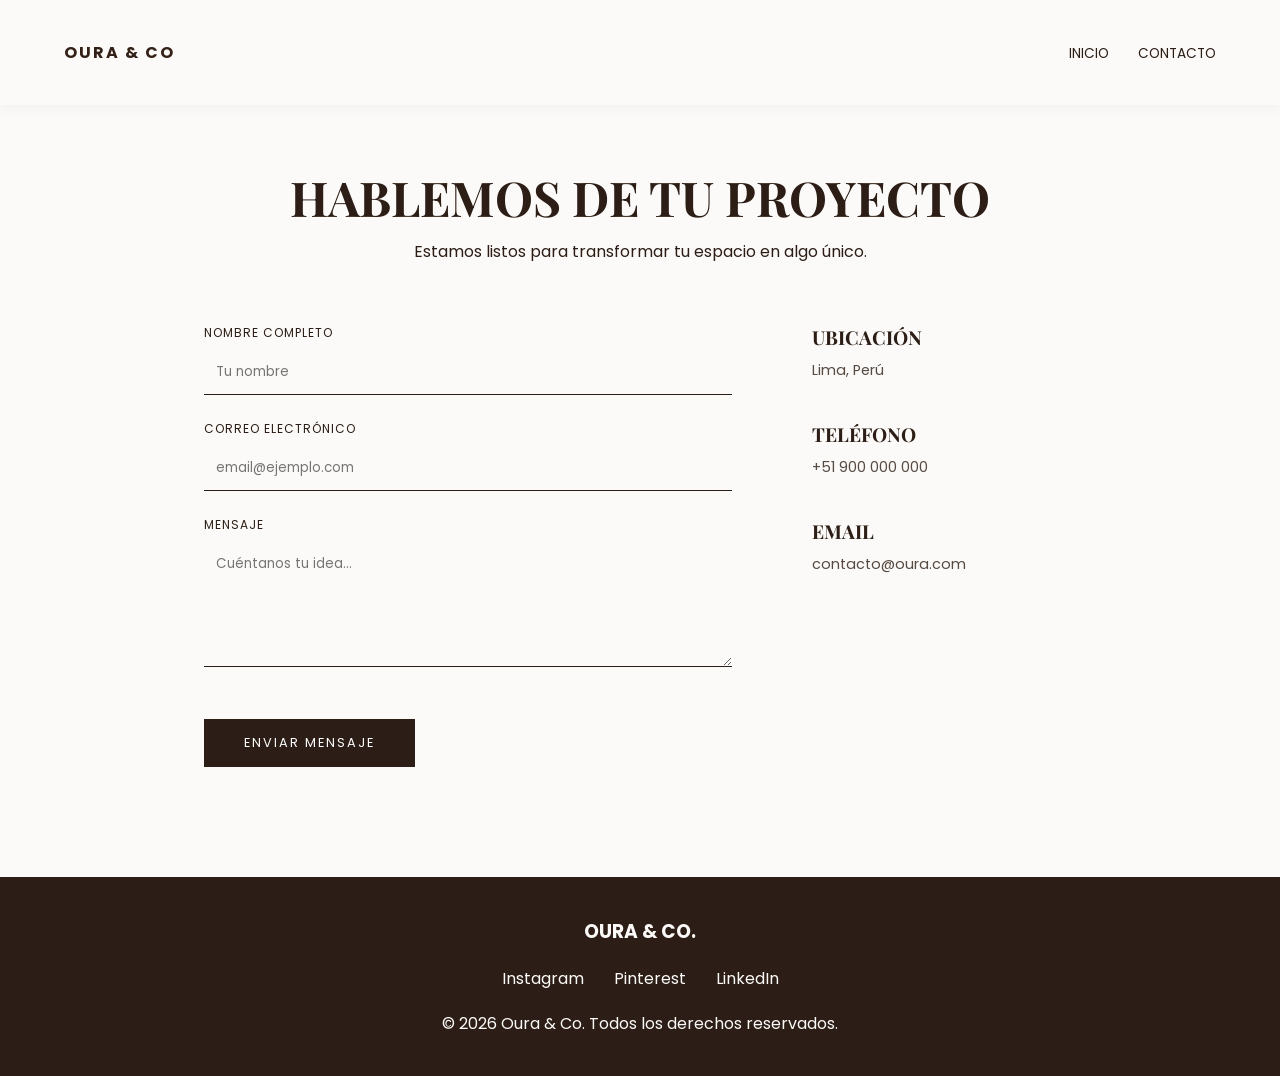
<file: contacto.html>
<!DOCTYPE html>
<html lang="es">
<head>
    <meta charset="UTF-8">
    <meta name="viewport" content="width=device-width, initial-scale=1.0">
    <title>Contacto | Oura & Co</title>
    <link rel="stylesheet" href="contacto.css">
    <link href="https://fonts.googleapis.com/css2?family=Playfair+Display:wght@700&family=Poppins:wght@300;400&display=swap" rel="stylesheet">
</head>
<body>

    <nav class="navegacion">
        <div class="logo"><a href="index.html" class="logo_link">OURA & CO</a></div>
        <div class="enlaces">
            <a href="inicio.html">Inicio</a>
            <a href="contacto.html">Contacto</a>
        </div>
    </nav>

    <main class="contenedor-contacto">
        <section class="encabezado-contacto">
            <h1>HABLEMOS DE TU PROYECTO</h1>
            <p>Estamos listos para transformar tu espacio en algo único.</p>
        </section>

        <section class="contenido-formulario">
            <form class="formulario">
                <div class="grupo">
                    <label>Nombre completo</label>
                    <input type="text" placeholder="Tu nombre">
                </div>
                <div class="grupo">
                    <label>Correo electrónico</label>
                    <input type="email" placeholder="email@ejemplo.com">
                </div>
                <div class="grupo">
                    <label>Mensaje</label>
                    <textarea rows="5" placeholder="Cuéntanos tu idea..."></textarea>
                </div>
                <button type="submit" class="boton-enviar">ENVIAR MENSAJE</button>
            </form>

            <div class="datos-directos">
                <div class="bloque">
                    <h3>UBICACIÓN</h3>
                    <p>Lima, Perú</p>
                </div>
                <div class="bloque">
                    <h3>TELÉFONO</h3>
                    <p>+51 900 000 000</p>
                </div>
                <div class="bloque">
                    <h3>EMAIL</h3>
                    <p>contacto@oura.com</p>
                </div>
            </div>
        </section>
    </main>

    <!-- CORRECCIÓN: Se agregó el footer para consistencia (Checklist 5.2) -->
    <footer class="pie-pagina">
        <div class="contenido-footer">
            <h3>OURA & CO.</h3>
            <ul>
                <li><a href="#">Instagram</a></li>
                <li><a href="#">Pinterest</a></li>
                <li><a href="#">LinkedIn</a></li>
            </ul>
        </div>
        <p>&copy; 2026 Oura & Co. Todos los derechos reservados.</p>
    </footer>

    <!-- CORRECCIÓN: Ruta ajustada a "app.js" (Checklist 5.1) -->
    <script src="js/app.js"></script>

</body>
</html>
</file>
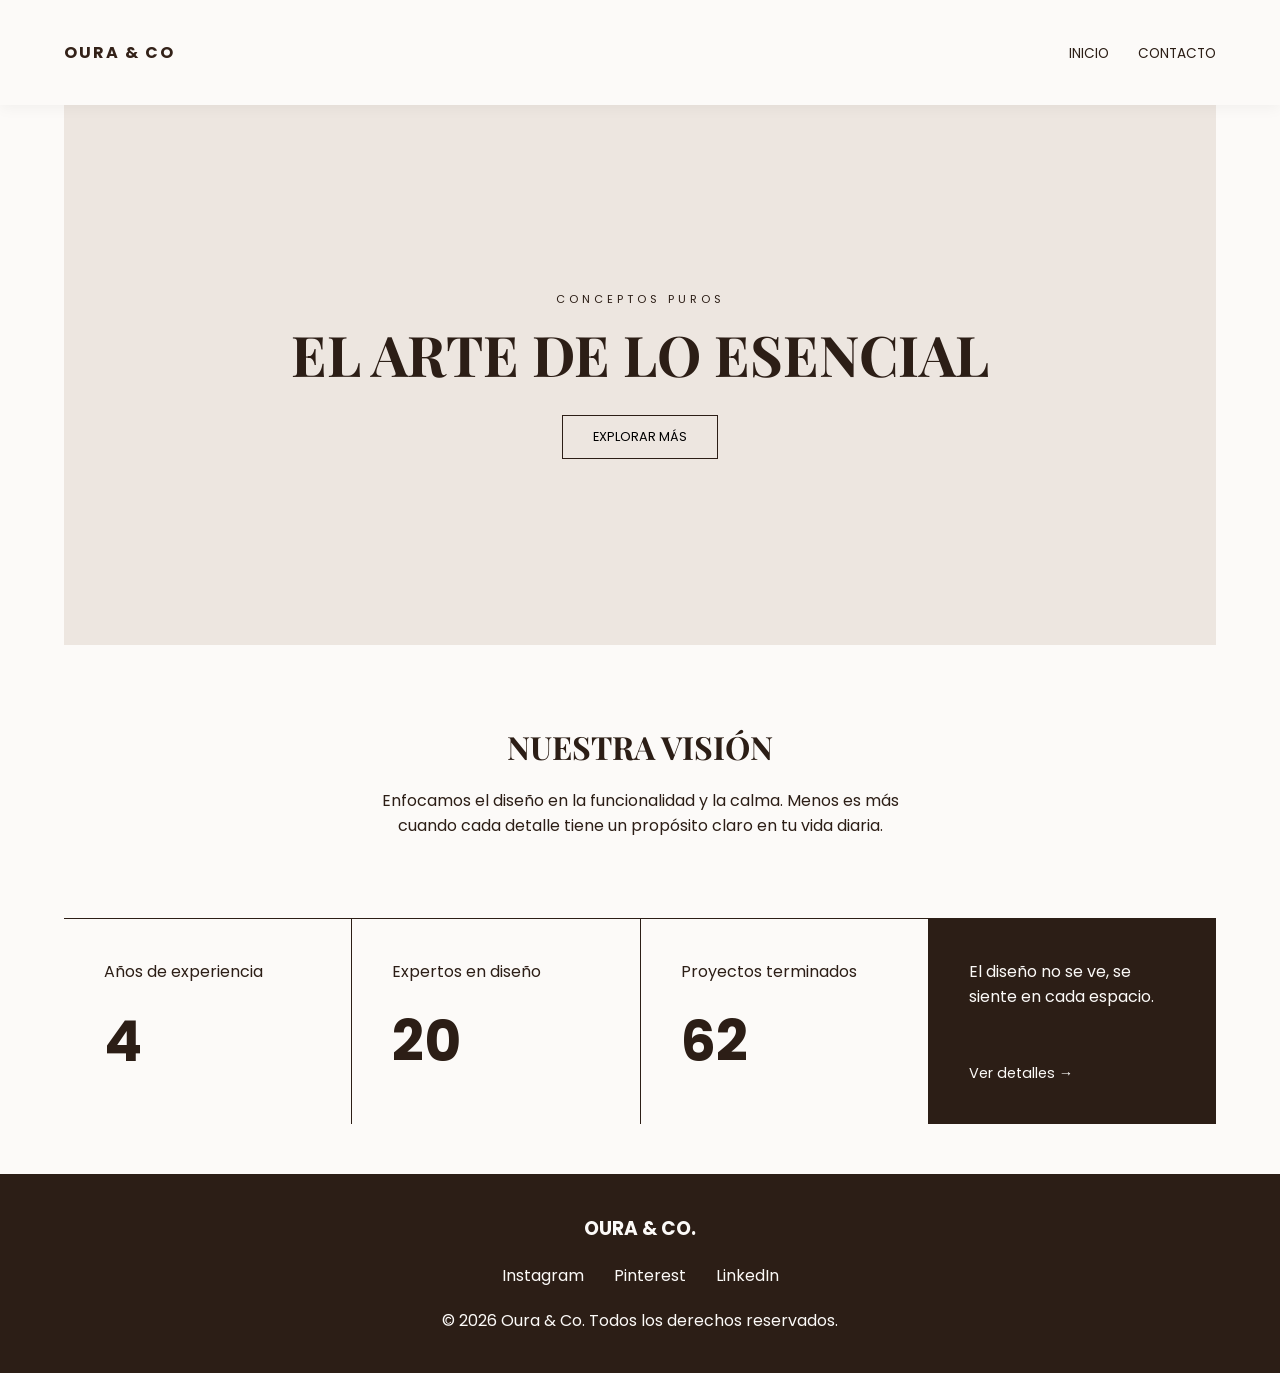
<file: inicio.html>
<!DOCTYPE html>
<html lang="es">
<head>
    <meta charset="UTF-8">
    <meta name="viewport" content="width=device-width, initial-scale=1.0">
    <title>Diseño Minimalista</title>
    <link rel="stylesheet" href="inicio.css">
    <link href="https://fonts.googleapis.com/css2?family=Playfair+Display:wght@700&family=Poppins:wght@300;400&display=swap" rel="stylesheet">
</head>
<body>

    <nav class="navegacion">
        <div class="logo"><a href="index.html" class="logo_link">OURA & CO</a></div>
        <div class="enlaces">
            <a href="inicio.html">Inicio</a>
            <a href="contacto.html">Contacto</a>
        </div>
    </nav>

    <header class="presentacion">
        <div class="contenedor-texto">
            <p class="subtitulo">Conceptos puros</p>
            <h1>EL ARTE DE LO ESENCIAL</h1>
            <button class="boton-claro">EXPLORAR MÁS</button>
        </div>
    </header>

    <main class="info">
        <section class="cita">
            <h2>NUESTRA VISIÓN</h2>
            <p>Enfocamos el diseño en la funcionalidad y la calma. Menos es más cuando cada detalle tiene un propósito claro en tu vida diaria.</p>
        </section>

        <section class="tabla-datos">
            <div class="celda">
                <p>Años de experiencia</p>
                <span class="valor">4</span>
            </div>
            <div class="celda">
                <p>Expertos en diseño</p>
                <span class="valor">20</span>
            </div>
            <div class="celda">
                <p>Proyectos terminados</p>
                <span class="valor">62</span>
            </div>
            <div class="celda destacada">
                <p>El diseño no se ve, se siente en cada espacio.</p>
                <a href="#">Ver detalles →</a>
            </div>
        </section>
    </main>

    <!-- NUEVO: Etiqueta semántica <footer> y listas <ul> <li> -->
    <footer class="pie-pagina">
        <div class="contenido-footer">
            <h3>OURA & CO.</h3>
            <ul>
                <li><a href="#">Instagram</a></li>
                <li><a href="#">Pinterest</a></li>
                <li><a href="#">LinkedIn</a></li>
            </ul>
        </div>
        <p>&copy; 2026 Oura & Co. Todos los derechos reservados.</p>
    </footer>

    <!-- NUEVO: Vinculación del archivo JS para interactividad -->
    <script src="js/app.js"></script>

</body>
</html>
</file>
<file: contacto.css>
* {
    margin: 0;
    padding: 0;
    box-sizing: border-box;
}

html {
    scroll-behavior: smooth;
}

body {
    font-family: 'Poppins', sans-serif;
    background-color: #fcfaf8;
    color: #2c1e16;
}

.navegacion {
    display: flex;
    justify-content: space-between;
    align-items: center;
    padding: 40px 5%;
    position: sticky;
    top: 0;
    background-color: rgba(252, 250, 248, 0.95);
    z-index: 1000;
    backdrop-filter: blur(5px);
    box-shadow: 0 2px 15px rgba(0,0,0,0.05);
}

.logo {
    font-weight: bold;
    letter-spacing: 2px;
}

.logo_link {
    text-decoration: none;
    color: #332118;
}

.enlaces a {
    text-decoration: none;
    color: #2c1e16;
    margin-left: 25px;
    font-size: 0.85rem;
    text-transform: uppercase;
}

.contenedor-contacto {
    padding: 60px 5%;
    max-width: 1000px;
    margin: 0 auto;
}

.encabezado-contacto {
    text-align: center;
    margin-bottom: 60px;
}

.encabezado-contacto h1 {
    font-family: 'Playfair Display', serif;
    font-size: 3rem;
    margin-bottom: 10px;
}

.contenido-formulario {
    display: flex;
    flex-wrap: wrap;
    gap: 80px;
}

.formulario {
    flex: 2;
    min-width: 300px;
}

.grupo {
    margin-bottom: 25px;
}

.grupo label {
    display: block;
    font-size: 0.75rem;
    text-transform: uppercase;
    letter-spacing: 1px;
    margin-bottom: 8px;
}

.grupo input, .grupo textarea {
    width: 100%;
    padding: 12px;
    border: none;
    border-bottom: 1px solid #2c1e16;
    background-color: transparent;
    font-family: 'Poppins', sans-serif;
    outline: none;
    transition: border-color 0.3s ease;
}

.grupo input:focus, .grupo textarea:focus {
    border-bottom: 1px solid #a89485;
}

.boton-enviar {
    background-color: #2c1e16;
    color: white;
    border: none;
    padding: 15px 40px;
    cursor: pointer;
    font-family: 'Poppins', sans-serif;
    font-size: 0.8rem;
    letter-spacing: 2px;
    margin-top: 20px;
    transition: all 0.3s ease;
}

.boton-enviar:hover {
    transform: scale(1.05);
    background-color: #523b2c;
}

.datos-directos {
    flex: 1;
    min-width: 200px;
}

.bloque {
    margin-bottom: 40px;
}

.bloque h3 {
    font-family: 'Playfair Display', serif;
    font-size: 1.2rem;
    margin-bottom: 10px;
}

.bloque p {
    font-size: 0.9rem;
    opacity: 0.8;
}

@keyframes fadeInUp {
    from {
        opacity: 0;
        transform: translateY(30px);
    }
    to {
        opacity: 1;
        transform: translateY(0);
    }
}

.animar-entrada {
    animation: fadeInUp 1s ease-out forwards;
    opacity: 0;
}

.pie-pagina {
    background-color: #2c1e16;
    color: #fcfaf8;
    text-align: center;
    padding: 40px 5%;
    margin-top: 50px;
}

.pie-pagina ul {
    list-style: none;
    display: flex;
    justify-content: center;
    gap: 30px;
    margin: 20px 0;
}

.pie-pagina a {
    color: #fcfaf8;
    text-decoration: none;
    transition: color 0.3s ease;
}

.pie-pagina a:hover {
    color: #a89485;
}

@media (max-width: 768px) {
    .navegacion {
        flex-direction: column;
        gap: 15px;
        padding: 20px 5%;
    }
    
    .encabezado-contacto h1 {
        font-size: 2.5rem;
    }

    .contenido-formulario {
        flex-direction: column;
        gap: 40px;
    }
}
</file>
<file: inicio.css>
* {
    margin: 0;
    padding: 0;
    box-sizing: border-box;
}

body {
    font-family: 'Poppins', sans-serif;
    background-color: #fcfaf8;
    color: #2c1e16;
}

.navegacion {
    display: flex;
    justify-content: space-between;
    align-items: center;
    padding: 40px 5%;
}

.logo {
    font-weight: bold;
    letter-spacing: 2px;
}
.logo_link{
    text-decoration: none;
}

.logo_link{
    color: #332118;
}

.enlaces a {
    text-decoration: none;
    color: #2c1e16;
    margin-left: 25px;
    font-size: 0.85rem;
    text-transform: uppercase;
}

.presentacion {
    height: 60vh;
    display: flex;
    align-items: center;
    justify-content: center;
    text-align: center;
    background-color: #ede6e0;
    margin: 0 5%;
}

.subtitulo {
    text-transform: uppercase;
    letter-spacing: 4px;
    font-size: 0.7rem;
    margin-bottom: 15px;
}

.presentacion h1 {
    font-family: 'Playfair Display', serif;
    font-size: 3.5rem;
    margin-bottom: 30px;
    line-height: 1.1;
}

.boton-claro {
    background-color: transparent;
    border: 1px solid #2c1e16;
    padding: 12px 30px;
    font-family: 'Poppins', sans-serif;
    cursor: pointer;
    font-size: 0.8rem;
    transition: 0.3s;
}

.boton-claro:hover {
    background-color: #2c1e16;
    color: white;
}

.cita {
    padding: 80px 5%;
    text-align: center;
    max-width: 700px;
    margin: 0 auto;
}

.cita h2 {
    font-family: 'Playfair Display', serif;
    font-size: 2rem;
    margin-bottom: 20px;
}

.tabla-datos {
    display: flex;
    flex-wrap: wrap;
    border-top: 1px solid #2c1e16;
    margin: 0 5% 50px 5%;
}

.celda {
    flex: 1;
    min-width: 200px;
    padding: 40px;
    border-right: 1px solid #2c1e16;
    display: flex;
    flex-direction: column;
    justify-content: space-between;
}

.valor {
    font-size: 3.5rem;
    font-weight: bold;
    margin-top: 15px;
}

.destacada {
    background-color: #2c1e16;
    color: #fcfaf8;
    border-right: none;
}

.destacada a {
    color: #fcfaf8;
    text-decoration: none;
    font-size: 0.9rem;
    margin-top: 20px;
    display: inline-block;
}

/* --- NUEVOS ESTILOS PARA CUMPLIR EL CHECKLIST --- */

/* Navegación fluida */
html {
    scroll-behavior: smooth;
}

/* Navegación fija superior */
.navegacion {
    position: sticky;
    top: 0;
    background-color: rgba(252, 250, 248, 0.95); 
    z-index: 1000;
    backdrop-filter: blur(5px);
    box-shadow: 0 2px 15px rgba(0,0,0,0.05);
}

/* Efectos visuales, transformaciones y transiciones suaves */
.celda {
    transition: transform 0.3s ease, box-shadow 0.3s ease;
}

.celda:hover {
    transform: translateY(-10px);
    box-shadow: 0 15px 30px rgba(0,0,0,0.08);
}

.boton-claro {
    transition: all 0.3s ease;
}

.boton-claro:hover {
    transform: scale(1.05);
}

/* Animaciones con @keyframes */
@keyframes fadeInUp {
    from {
        opacity: 0;
        transform: translateY(30px);
    }
    to {
        opacity: 1;
        transform: translateY(0);
    }
}

.animar-entrada {
    animation: fadeInUp 1s ease-out forwards;
    opacity: 0;
}

/* Estilos para el Footer */
.pie-pagina {
    background-color: #2c1e16;
    color: #fcfaf8;
    text-align: center;
    padding: 40px 5%;
    margin-top: 50px;
}

.pie-pagina ul {
    list-style: none;
    display: flex;
    justify-content: center;
    gap: 30px;
    margin: 20px 0;
}

.pie-pagina a {
    color: #fcfaf8;
    text-decoration: none;
    transition: color 0.3s ease;
}

.pie-pagina a:hover {
    color: #a89485;
}

/* Diseño responsivo con Media Queries */
@media (max-width: 768px) {
    .navegacion {
        flex-direction: column;
        gap: 15px;
        padding: 20px 5%;
    }
    
    .presentacion h1 {
        font-size: 2.5rem;
    }
    
    .tabla-datos {
        flex-direction: column;
    }
    
    .celda {
        border-right: none;
        border-bottom: 1px solid #2c1e16;
    }
}
</file>
